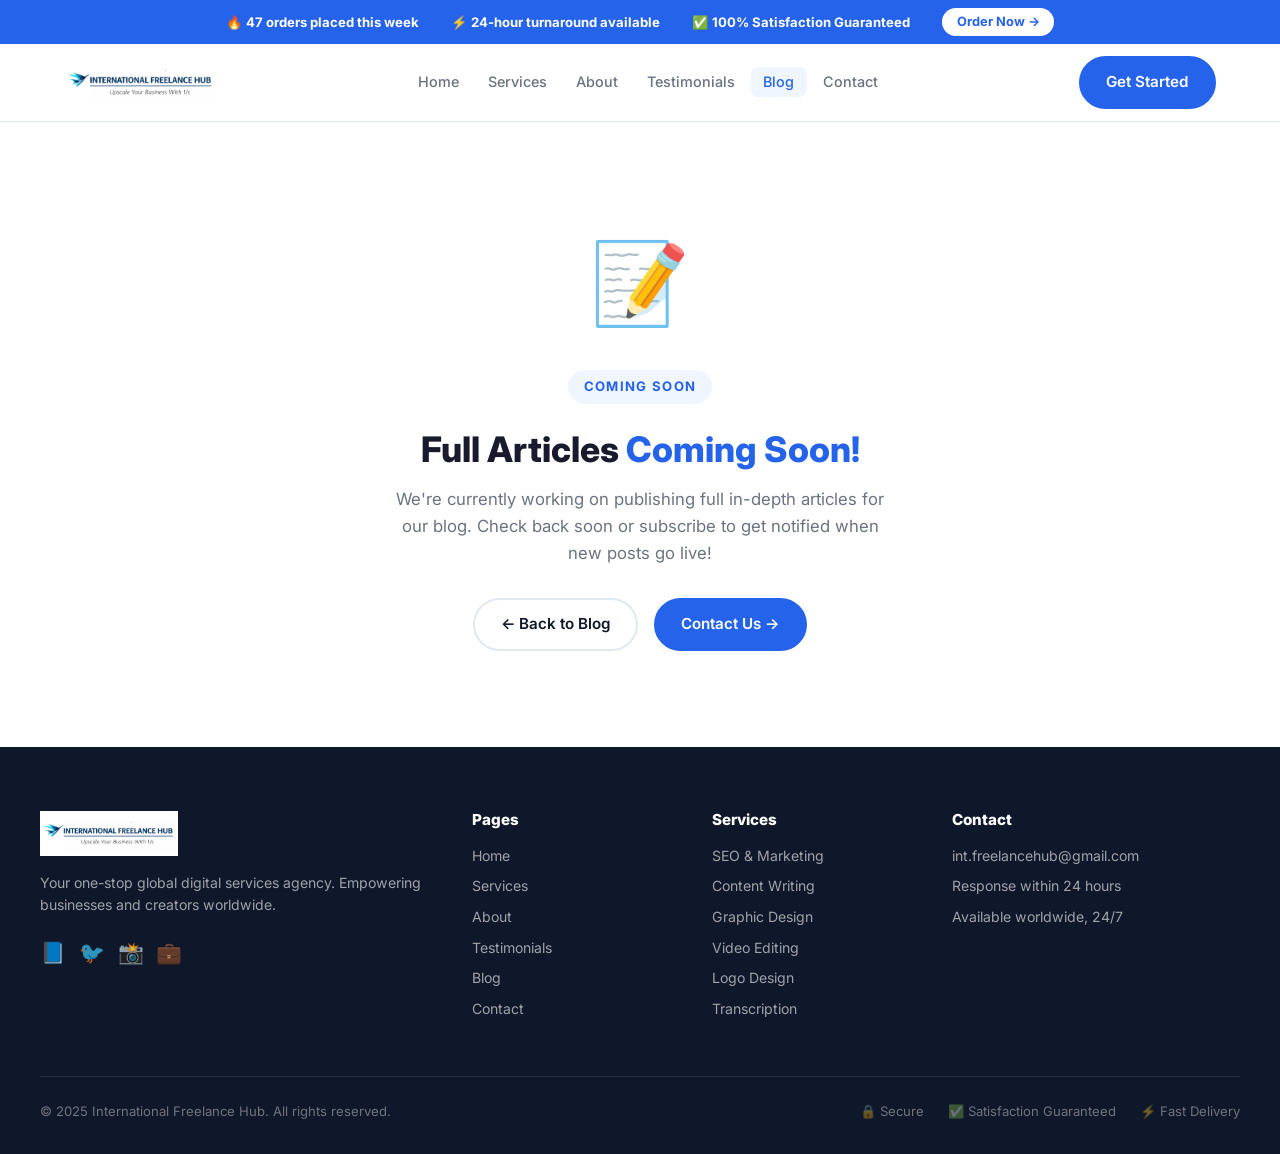
<file: blog-post.html>
<!DOCTYPE html>
<html lang="en">
<head>
<meta charset="UTF-8">
<meta name="viewport" content="width=device-width, initial-scale=1.0">
<title>Blog | International Freelance Hub</title>
<link rel="preconnect" href="https://fonts.googleapis.com">
<link href="https://fonts.googleapis.com/css2?family=Inter:wght@400;500;600;700;800;900&display=swap" rel="stylesheet">
<link rel="icon" type="image/png" href="logo.png">
<link rel="stylesheet" href="styles.css?v=7">
<style>
  .coming-soon-wrap {
    max-width: 700px; margin: 0 auto; padding: 6rem 1.5rem; text-align: center;
  }
  .coming-soon-icon { font-size: 5rem; margin-bottom: 1.5rem; }
  .coming-soon-wrap h1 { font-size: 2.2rem; margin-bottom: 1rem; }
  .coming-soon-wrap p { color: #6b7280; font-size: 1.05rem; margin-bottom: 2rem; max-width: 500px; margin-left: auto; margin-right: auto; }
  .coming-soon-badge { display: inline-block; background: #eff6ff; color: #2563eb; font-size: 0.82rem; font-weight: 700; padding: 0.4rem 1rem; border-radius: 50px; margin-bottom: 1.5rem; letter-spacing: 0.1em; }
</style>
</head>
<body>

<div class="topbar">
  <div class="topbar-inner">
    <span>🔥 <strong>47 orders placed this week</strong></span>
    <span>⚡ <strong>24-hour turnaround available</strong></span>
    <span>✅ <strong>100% Satisfaction Guaranteed</strong></span>
    <a href="contact.html" class="topbar-cta">Order Now →</a>
  </div>
</div>

<nav class="navbar">
  <div class="nav-inner">
    <a href="index.html" style="display:flex;align-items:center;">
      <img src="logo.png" alt="International Freelance Hub" style="height:50px;width:auto;max-width:240px;width:auto;display:block;object-fit:contain;border-radius:12px;">
    </a>
    <ul class="nav-links">
      <li><a href="index.html">Home</a></li>
      <li><a href="services.html">Services</a></li>
      <li><a href="about.html">About</a></li>
      <li><a href="testimonials.html">Testimonials</a></li>
      <li><a href="blog.html" class="active">Blog</a></li>
      <li><a href="contact.html">Contact</a></li>
    </ul>
    <a href="contact.html" class="btn-primary">Get Started</a>
    <button class="hamburger" onclick="toggleMenu()">☰</button>
  </div>
  <div class="mobile-menu" id="mobileMenu">
    <a href="index.html">Home</a><a href="services.html">Services</a><a href="about.html">About</a>
    <a href="testimonials.html">Testimonials</a><a href="blog.html">Blog</a><a href="contact.html">Contact</a>
    <a href="contact.html" class="btn-primary">Get Started</a>
  </div>
</nav>

<div class="coming-soon-wrap">
  <div class="coming-soon-icon">📝</div>
  <div class="coming-soon-badge">COMING SOON</div>
  <h1>Full Articles <span class="blue">Coming Soon!</span></h1>
  <p>We're currently working on publishing full in-depth articles for our blog. Check back soon or subscribe to get notified when new posts go live!</p>
  <div style="display:flex;gap:1rem;justify-content:center;flex-wrap:wrap;">
    <a href="blog.html" class="btn-outline">← Back to Blog</a>
    <a href="contact.html" class="btn-primary">Contact Us →</a>
  </div>
</div>

<footer class="footer">
  <div class="footer-inner">
    <div class="footer-brand">
      <div style="margin-bottom:1rem;"><img src="logo.png" alt="International Freelance Hub" style="height:45px;width:auto;display:block;object-fit:contain;"></div>
      <p>Your one-stop global digital services agency. Empowering businesses and creators worldwide.</p>
      <div class="footer-social"><a href="#">📘</a><a href="#">🐦</a><a href="#">📸</a><a href="#">💼</a></div>
    </div>
    <div class="footer-links"><h4>Pages</h4><a href="index.html">Home</a><a href="services.html">Services</a><a href="about.html">About</a><a href="testimonials.html">Testimonials</a><a href="blog.html">Blog</a><a href="contact.html">Contact</a></div>
    <div class="footer-links"><h4>Services</h4><a href="services.html">SEO & Marketing</a><a href="services.html">Content Writing</a><a href="services.html">Graphic Design</a><a href="services.html">Video Editing</a><a href="services.html">Logo Design</a><a href="services.html">Transcription</a></div>
    <div class="footer-links"><h4>Contact</h4><a href="mailto:int.freelancehub@gmail.com">int.freelancehub@gmail.com</a><a href="#">Response within 24 hours</a><a href="#">Available worldwide, 24/7</a></div>
  </div>
  <div class="footer-bottom"><p>© 2025 International Freelance Hub. All rights reserved.</p><div><span>🔒 Secure</span><span>✅ Satisfaction Guaranteed</span><span>⚡ Fast Delivery</span></div></div>
</footer>

<script>function toggleMenu(){document.getElementById('mobileMenu').classList.toggle('open');}</script>
</body>
</html>
</file>
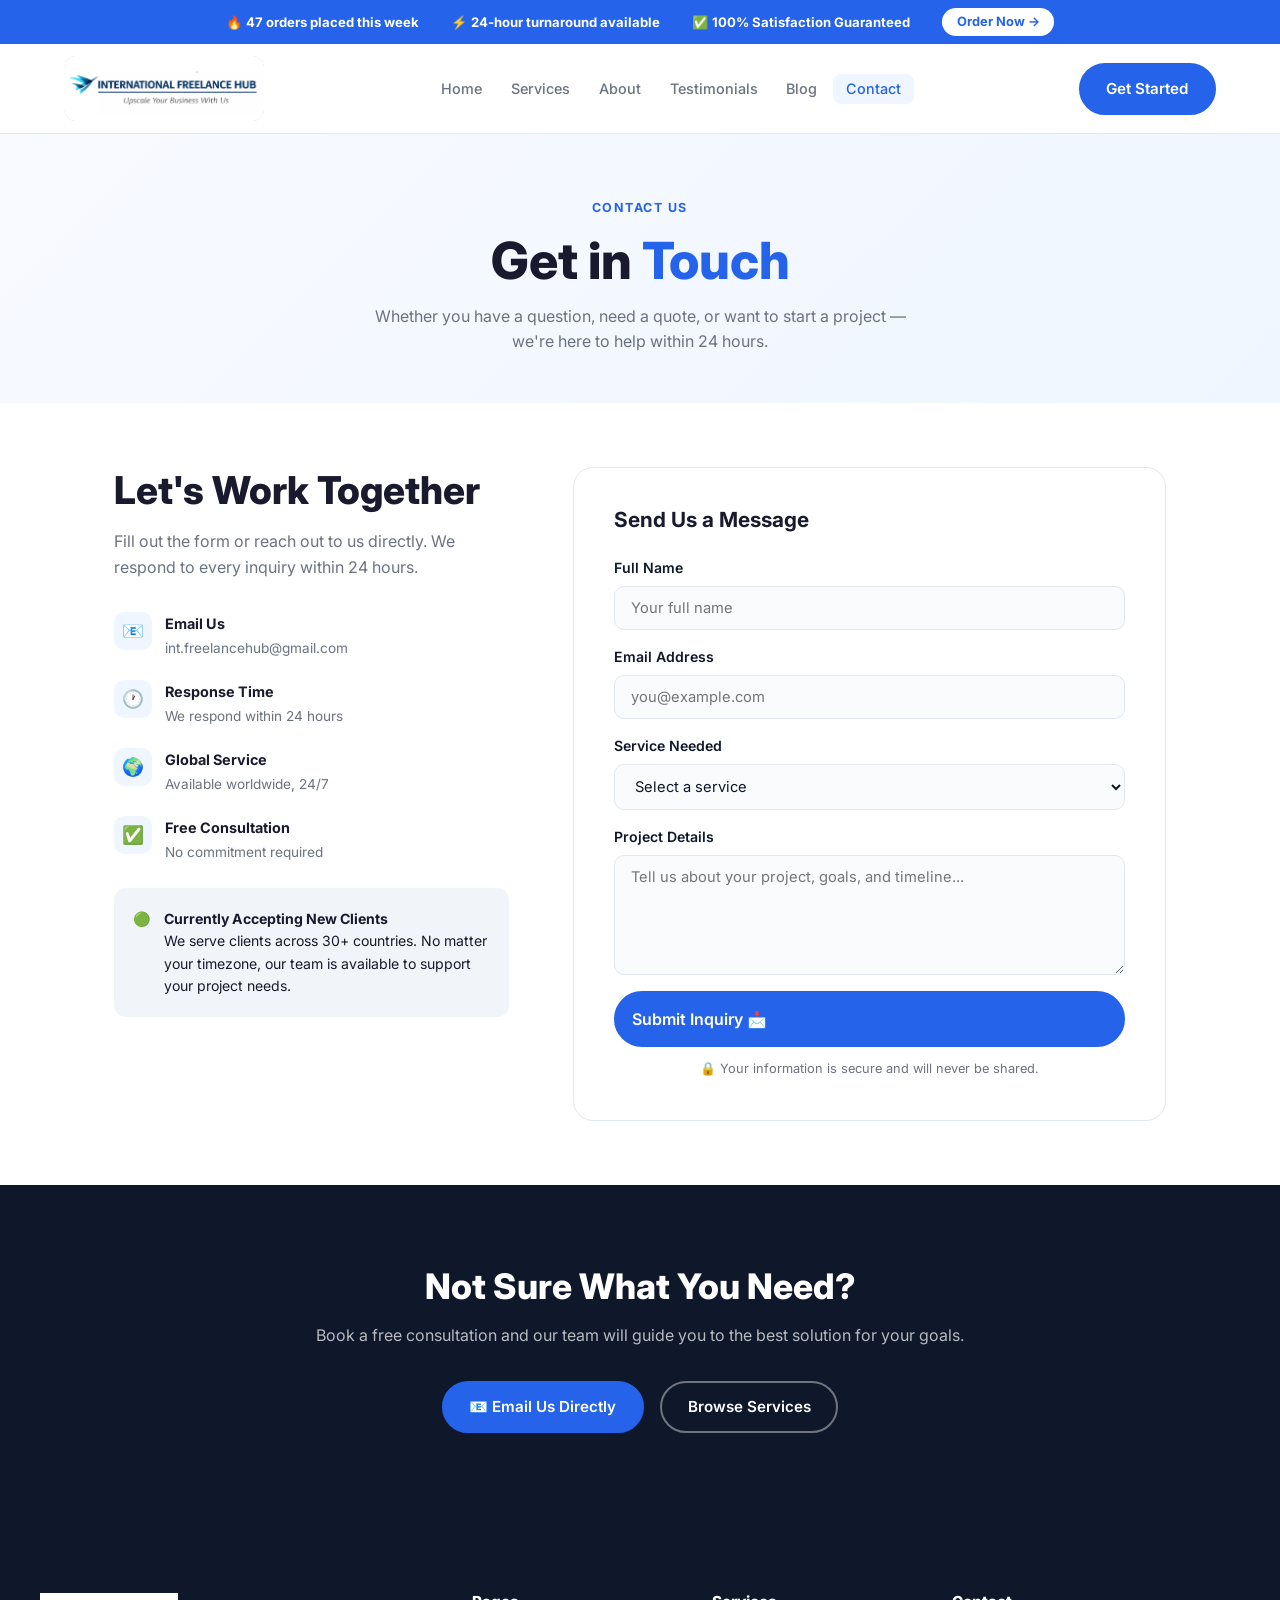
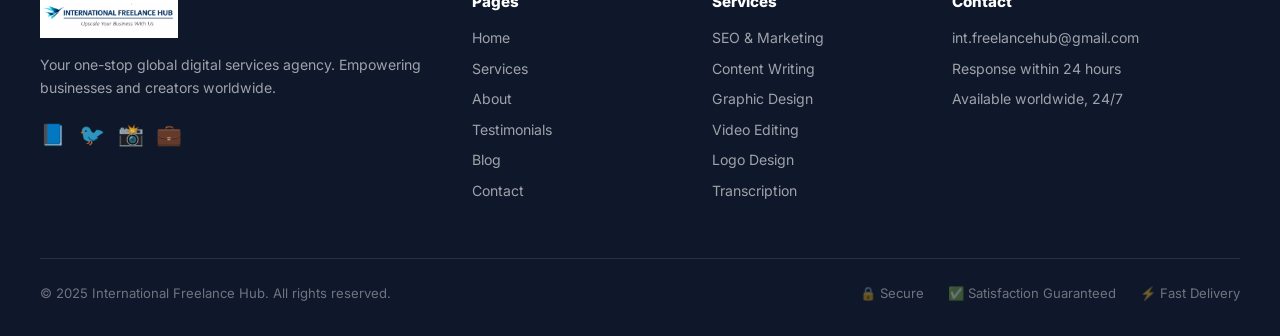
<file: contact.html>
<!DOCTYPE html>
<html lang="en">
<head>
<meta charset="UTF-8">
<meta name="viewport" content="width=device-width, initial-scale=1.0">
<title>Contact | International Freelance Hub</title>
<meta name="description" content="Get in touch with International Freelance Hub. We respond within 24 hours and serve clients worldwide.">
<link rel="preconnect" href="https://fonts.googleapis.com">
<link href="https://fonts.googleapis.com/css2?family=Inter:wght@400;500;600;700;800;900&display=swap" rel="stylesheet">
<link rel="icon" type="image/png" href="logo.png">
<link rel="stylesheet" href="styles.css?v=7">
</head>
<body>

<div class="topbar">
  <div class="topbar-inner">
    <span>🔥 <strong>47 orders placed this week</strong></span>
    <span>⚡ <strong>24-hour turnaround available</strong></span>
    <span>✅ <strong>100% Satisfaction Guaranteed</strong></span>
    <a href="contact.html" class="topbar-cta">Order Now →</a>
  </div>
</div>

<nav class="navbar">
  <div class="nav-inner">
    <a href="index.html" style="display:flex;align-items:center;">
      <img src="logo.png" alt="International Freelance Hub" style="height:65px;width:auto;max-width:255px;width:auto;display:block;object-fit:contain;border-radius:12px;background-color:#c8cce8;">
    </a>
    <ul class="nav-links">
      <li><a href="index.html">Home</a></li>
      <li><a href="services.html">Services</a></li>
      <li><a href="about.html">About</a></li>
      <li><a href="testimonials.html">Testimonials</a></li>
      <li><a href="blog.html">Blog</a></li>
      <li><a href="contact.html" class="active">Contact</a></li>
    </ul>
    <a href="contact.html" class="btn-primary">Get Started</a>
    <button class="hamburger" onclick="toggleMenu()">☰</button>
  </div>
  <div class="mobile-menu" id="mobileMenu">
    <a href="index.html">Home</a><a href="services.html">Services</a><a href="about.html">About</a>
    <a href="testimonials.html">Testimonials</a><a href="blog.html">Blog</a><a href="contact.html">Contact</a>
    <a href="contact.html" class="btn-primary">Get Started</a>
  </div>
</nav>

<section class="page-hero">
  <div class="section-label">CONTACT US</div>
  <h1>Get in <span class="blue">Touch</span></h1>
  <p>Whether you have a question, need a quote, or want to start a project — we're here to help within 24 hours.</p>
</section>

<!-- CONTACT SECTION - TWO COLUMN -->
<div class="contact-section">

  <!-- LEFT - INFO -->
  <div class="contact-info">
    <h2>Let's Work Together</h2>
    <p>Fill out the form or reach out to us directly. We respond to every inquiry within 24 hours.</p>

    <div class="contact-item">
      <div class="contact-item-icon">📧</div>
      <div>
        <strong>Email Us</strong>
        <span>int.freelancehub@gmail.com</span>
      </div>
    </div>

    <div class="contact-item">
      <div class="contact-item-icon">🕐</div>
      <div>
        <strong>Response Time</strong>
        <span>We respond within 24 hours</span>
      </div>
    </div>

    <div class="contact-item">
      <div class="contact-item-icon">🌍</div>
      <div>
        <strong>Global Service</strong>
        <span>Available worldwide, 24/7</span>
      </div>
    </div>

    <div class="contact-item">
      <div class="contact-item-icon">✅</div>
      <div>
        <strong>Free Consultation</strong>
        <span>No commitment required</span>
      </div>
    </div>

    <div class="global-reach-box">
      <span>🟢</span>
      <div>
        <strong>Currently Accepting New Clients</strong><br>
        We serve clients across 30+ countries. No matter your timezone, our team is available to support your project needs.
      </div>
    </div>
  </div>

  <!-- RIGHT - FORM -->
  <div class="contact-form">
    <h3 style="margin-bottom:1.5rem;font-size:1.3rem;font-family:'Inter',sans-serif;">Send Us a Message</h3>

    <form action="https://formspree.io/f/mkoeqywj" method="POST" onsubmit="showSuccess(event)">

      <div class="form-group">
        <label>Full Name</label>
        <input type="text" name="name" placeholder="Your full name" required>
      </div>

      <div class="form-group">
        <label>Email Address</label>
        <input type="email" name="email" placeholder="you@example.com" required>
      </div>

      <div class="form-group">
        <label>Service Needed</label>
        <select name="service" required>
          <option value="">Select a service</option>
          <option>SEO Optimization</option>
          <option>Content Writing</option>
          <option>Copywriting</option>
          <option>Blog Writing</option>
          <option>Social Media Marketing</option>
          <option>Email Marketing</option>
          <option>PPC Advertising</option>
          <option>Graphic Design</option>
          <option>Logo Design</option>
          <option>Brand Identity</option>
          <option>Video Editing</option>
          <option>Transcription</option>
          <option>Voice Over</option>
          <option>Virtual Assistant</option>
          <option>Data Entry</option>
          <option>Market Research</option>
          <option>Translation</option>
          <option>Other</option>
        </select>
      </div>

      <div class="form-group">
        <label>Project Details</label>
        <textarea name="message" rows="5" placeholder="Tell us about your project, goals, and timeline..." required></textarea>
      </div>

      <button type="submit" class="btn-primary form-submit">Submit Inquiry 📩</button>
      <p class="form-secure">🔒 Your information is secure and will never be shared.</p>

    </form>

    <div id="successMsg" style="display:none;margin-top:1.5rem;background:#f0fdf4;border:1px solid #86efac;border-radius:12px;padding:1.2rem;text-align:center;">
      <div style="font-size:2rem;">✅</div>
      <strong style="color:#15803d;">Message Sent Successfully!</strong><br>
      <span style="color:#6b7280;font-size:0.9rem;">We'll get back to you within 24 hours.</span>
    </div>
  </div>

</div>

<section class="cta-banner">
  <h2>Not Sure What You Need?</h2>
  <p>Book a free consultation and our team will guide you to the best solution for your goals.</p>
  <div class="cta-btns">
    <a href="mailto:int.freelancehub@gmail.com" class="btn-primary">📧 Email Us Directly</a>
    <a href="services.html" class="btn-outline-white">Browse Services</a>
  </div>
</section>

<footer class="footer">
  <div class="footer-inner">
    <div class="footer-brand">
      <div style="margin-bottom:1rem;"><img src="logo.png" alt="International Freelance Hub" style="height:45px;width:auto;display:block;object-fit:contain;"></div>
      <p>Your one-stop global digital services agency. Empowering businesses and creators worldwide.</p>
      <div class="footer-social"><a href="#">📘</a><a href="#">🐦</a><a href="#">📸</a><a href="#">💼</a></div>
    </div>
    <div class="footer-links"><h4>Pages</h4><a href="index.html">Home</a><a href="services.html">Services</a><a href="about.html">About</a><a href="testimonials.html">Testimonials</a><a href="blog.html">Blog</a><a href="contact.html">Contact</a></div>
    <div class="footer-links"><h4>Services</h4><a href="services.html">SEO & Marketing</a><a href="services.html">Content Writing</a><a href="services.html">Graphic Design</a><a href="services.html">Video Editing</a><a href="services.html">Logo Design</a><a href="services.html">Transcription</a></div>
    <div class="footer-links"><h4>Contact</h4><a href="mailto:int.freelancehub@gmail.com">int.freelancehub@gmail.com</a><a href="#">Response within 24 hours</a><a href="#">Available worldwide, 24/7</a></div>
  </div>
  <div class="footer-bottom"><p>© 2025 International Freelance Hub. All rights reserved.</p><div><span>🔒 Secure</span><span>✅ Satisfaction Guaranteed</span><span>⚡ Fast Delivery</span></div></div>
</footer>

<script>
function toggleMenu(){document.getElementById('mobileMenu').classList.toggle('open');}
function showSuccess(e){
  e.preventDefault();
  const form = e.target;
  fetch(form.action, {
    method: 'POST',
    body: new FormData(form),
    headers: { 'Accept': 'application/json' }
  }).then(response => {
    if(response.ok){
      document.getElementById('successMsg').style.display = 'block';
      form.reset();
      document.getElementById('successMsg').scrollIntoView({behavior:'smooth'});
    } else {
      alert('Something went wrong. Please email us directly at int.freelancehub@gmail.com');
    }
  }).catch(() => {
    alert('Something went wrong. Please email us directly at int.freelancehub@gmail.com');
  });
}
</script>
</body>
</html>
</file>
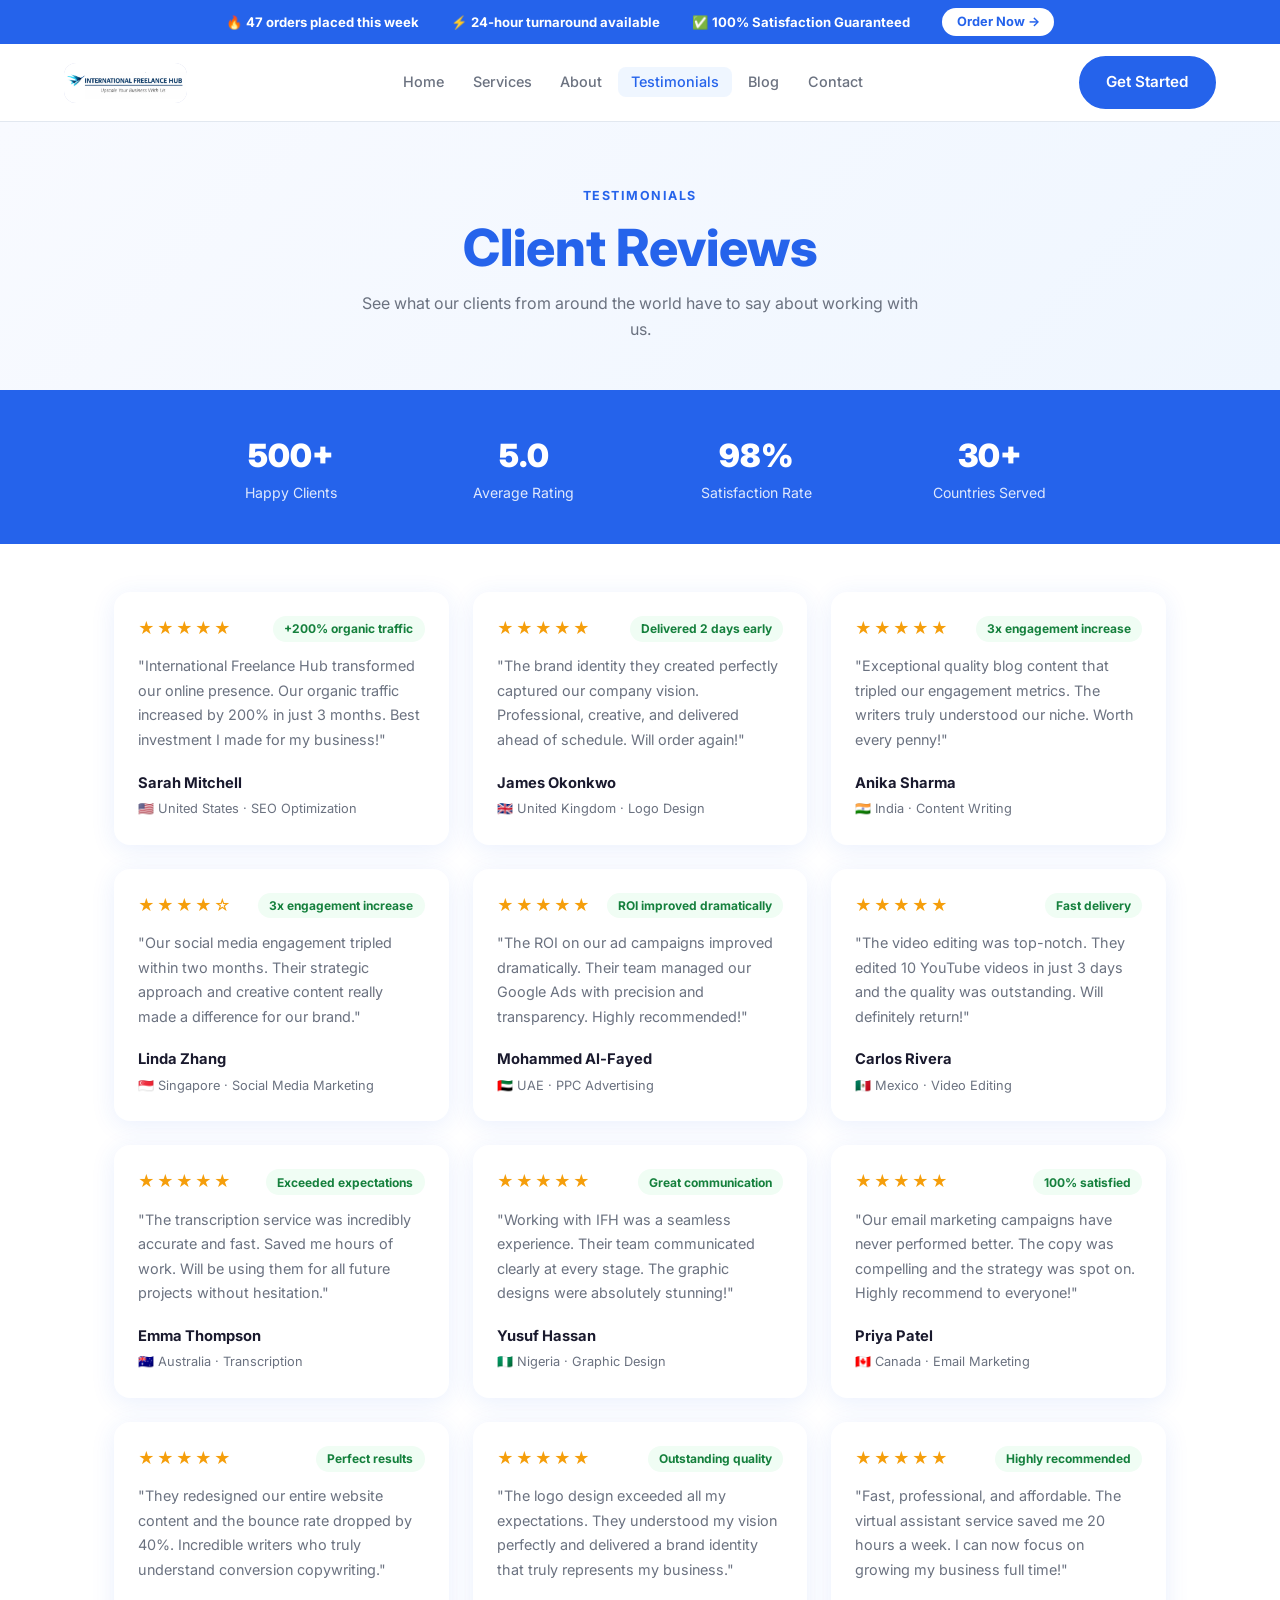
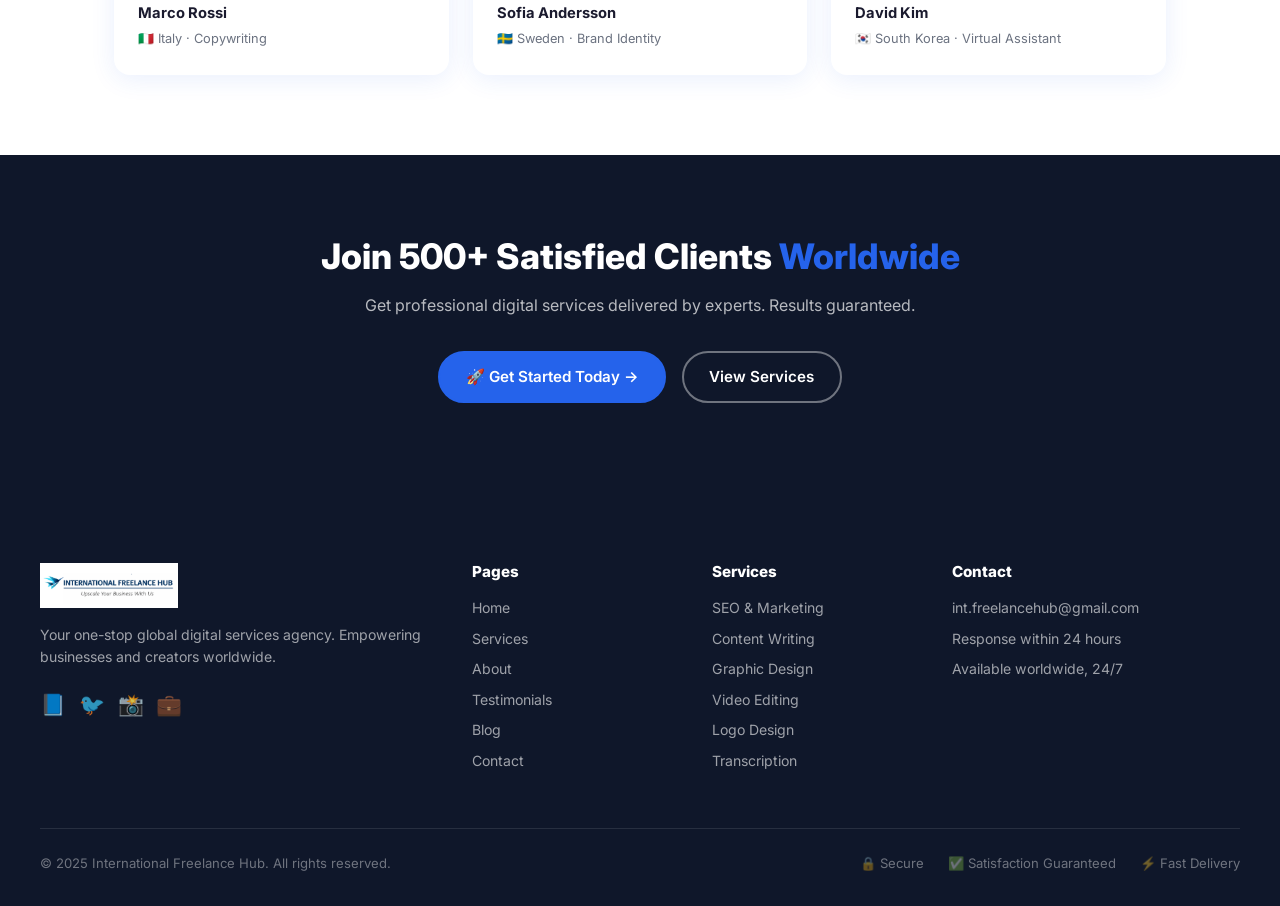
<file: testimonials.html>
<!DOCTYPE html>
<html lang="en">
<head>
<meta charset="UTF-8">
<meta name="viewport" content="width=device-width, initial-scale=1.0">
<title>Testimonials | International Freelance Hub</title>
<meta name="description" content="See what our clients from around the world have to say about International Freelance Hub digital services.">
<link rel="preconnect" href="https://fonts.googleapis.com">
<link href="https://fonts.googleapis.com/css2?family=Inter:wght@400;500;600;700;800;900&display=swap" rel="stylesheet">
<link rel="icon" type="image/png" href="logo.png">
<link rel="stylesheet" href="styles.css?v=7">
</head>
<body>

<div class="topbar">
  <div class="topbar-inner">
    <span>🔥 <strong>47 orders placed this week</strong></span>
    <span>⚡ <strong>24-hour turnaround available</strong></span>
    <span>✅ <strong>100% Satisfaction Guaranteed</strong></span>
    <a href="contact.html" class="topbar-cta">Order Now →</a>
  </div>
</div>

<nav class="navbar">
  <div class="nav-inner">
    <a href="index.html" style="display:flex;align-items:center;">
      <img src="logo.png" alt="International Freelance Hub" style="height:40px;width:auto;max-width:200px;width:auto;display:block;object-fit:contain;border-radius:12px;background-color:#c8cce8;">
    </a>
    <ul class="nav-links">
      <li><a href="index.html">Home</a></li>
      <li><a href="services.html">Services</a></li>
      <li><a href="about.html">About</a></li>
      <li><a href="testimonials.html" class="active">Testimonials</a></li>
      <li><a href="blog.html">Blog</a></li>
      <li><a href="contact.html">Contact</a></li>
    </ul>
    <a href="contact.html" class="btn-primary">Get Started</a>
    <button class="hamburger" onclick="toggleMenu()">☰</button>
  </div>
  <div class="mobile-menu" id="mobileMenu">
    <a href="index.html">Home</a><a href="services.html">Services</a><a href="about.html">About</a>
    <a href="testimonials.html">Testimonials</a><a href="blog.html">Blog</a><a href="contact.html">Contact</a>
    <a href="contact.html" class="btn-primary">Get Started</a>
  </div>
</nav>

<section class="page-hero">
  <div class="section-label">TESTIMONIALS</div>
  <h1><span class="blue">Client Reviews</span></h1>
  <p>See what our clients from around the world have to say about working with us.</p>
</section>

<!-- STATS BAR -->
<div style="background:#2563eb;padding:2.5rem 1.5rem;">
  <div style="max-width:900px;margin:0 auto;display:grid;grid-template-columns:repeat(4,1fr);gap:2rem;text-align:center;color:#fff;">
    <div><div style="font-size:2rem;font-weight:900;">500+</div><div style="font-size:0.88rem;opacity:0.85;">Happy Clients</div></div>
    <div><div style="font-size:2rem;font-weight:900;">5.0</div><div style="font-size:0.88rem;opacity:0.85;">Average Rating</div></div>
    <div><div style="font-size:2rem;font-weight:900;">98%</div><div style="font-size:0.88rem;opacity:0.85;">Satisfaction Rate</div></div>
    <div><div style="font-size:2rem;font-weight:900;">30+</div><div style="font-size:0.88rem;opacity:0.85;">Countries Served</div></div>
  </div>
</div>

<div class="testimonials-full">
  <div class="testi-full-grid">

    <div class="testi-card">
      <div class="testi-top"><div class="stars-row">★★★★★</div><span class="testi-tag green">+200% organic traffic</span></div>
      <p>"International Freelance Hub transformed our online presence. Our organic traffic increased by 200% in just 3 months. Best investment I made for my business!"</p>
      <div class="testi-author"><strong>Sarah Mitchell</strong><span>🇺🇸 United States · SEO Optimization</span></div>
    </div>

    <div class="testi-card">
      <div class="testi-top"><div class="stars-row">★★★★★</div><span class="testi-tag green">Delivered 2 days early</span></div>
      <p>"The brand identity they created perfectly captured our company vision. Professional, creative, and delivered ahead of schedule. Will order again!"</p>
      <div class="testi-author"><strong>James Okonkwo</strong><span>🇬🇧 United Kingdom · Logo Design</span></div>
    </div>

    <div class="testi-card">
      <div class="testi-top"><div class="stars-row">★★★★★</div><span class="testi-tag green">3x engagement increase</span></div>
      <p>"Exceptional quality blog content that tripled our engagement metrics. The writers truly understood our niche. Worth every penny!"</p>
      <div class="testi-author"><strong>Anika Sharma</strong><span>🇮🇳 India · Content Writing</span></div>
    </div>

    <div class="testi-card">
      <div class="testi-top"><div class="stars-row">★★★★☆</div><span class="testi-tag green">3x engagement increase</span></div>
      <p>"Our social media engagement tripled within two months. Their strategic approach and creative content really made a difference for our brand."</p>
      <div class="testi-author"><strong>Linda Zhang</strong><span>🇸🇬 Singapore · Social Media Marketing</span></div>
    </div>

    <div class="testi-card">
      <div class="testi-top"><div class="stars-row">★★★★★</div><span class="testi-tag green">ROI improved dramatically</span></div>
      <p>"The ROI on our ad campaigns improved dramatically. Their team managed our Google Ads with precision and transparency. Highly recommended!"</p>
      <div class="testi-author"><strong>Mohammed Al-Fayed</strong><span>🇦🇪 UAE · PPC Advertising</span></div>
    </div>

    <div class="testi-card">
      <div class="testi-top"><div class="stars-row">★★★★★</div><span class="testi-tag green">Fast delivery</span></div>
      <p>"The video editing was top-notch. They edited 10 YouTube videos in just 3 days and the quality was outstanding. Will definitely return!"</p>
      <div class="testi-author"><strong>Carlos Rivera</strong><span>🇲🇽 Mexico · Video Editing</span></div>
    </div>

    <div class="testi-card">
      <div class="testi-top"><div class="stars-row">★★★★★</div><span class="testi-tag green">Exceeded expectations</span></div>
      <p>"The transcription service was incredibly accurate and fast. Saved me hours of work. Will be using them for all future projects without hesitation."</p>
      <div class="testi-author"><strong>Emma Thompson</strong><span>🇦🇺 Australia · Transcription</span></div>
    </div>

    <div class="testi-card">
      <div class="testi-top"><div class="stars-row">★★★★★</div><span class="testi-tag green">Great communication</span></div>
      <p>"Working with IFH was a seamless experience. Their team communicated clearly at every stage. The graphic designs were absolutely stunning!"</p>
      <div class="testi-author"><strong>Yusuf Hassan</strong><span>🇳🇬 Nigeria · Graphic Design</span></div>
    </div>

    <div class="testi-card">
      <div class="testi-top"><div class="stars-row">★★★★★</div><span class="testi-tag green">100% satisfied</span></div>
      <p>"Our email marketing campaigns have never performed better. The copy was compelling and the strategy was spot on. Highly recommend to everyone!"</p>
      <div class="testi-author"><strong>Priya Patel</strong><span>🇨🇦 Canada · Email Marketing</span></div>
    </div>

    <div class="testi-card">
      <div class="testi-top"><div class="stars-row">★★★★★</div><span class="testi-tag green">Perfect results</span></div>
      <p>"They redesigned our entire website content and the bounce rate dropped by 40%. Incredible writers who truly understand conversion copywriting."</p>
      <div class="testi-author"><strong>Marco Rossi</strong><span>🇮🇹 Italy · Copywriting</span></div>
    </div>

    <div class="testi-card">
      <div class="testi-top"><div class="stars-row">★★★★★</div><span class="testi-tag green">Outstanding quality</span></div>
      <p>"The logo design exceeded all my expectations. They understood my vision perfectly and delivered a brand identity that truly represents my business."</p>
      <div class="testi-author"><strong>Sofia Andersson</strong><span>🇸🇪 Sweden · Brand Identity</span></div>
    </div>

    <div class="testi-card">
      <div class="testi-top"><div class="stars-row">★★★★★</div><span class="testi-tag green">Highly recommended</span></div>
      <p>"Fast, professional, and affordable. The virtual assistant service saved me 20 hours a week. I can now focus on growing my business full time!"</p>
      <div class="testi-author"><strong>David Kim</strong><span>🇰🇷 South Korea · Virtual Assistant</span></div>
    </div>

  </div>
</div>

<section class="cta-banner">
  <h2>Join 500+ Satisfied Clients <span class="blue">Worldwide</span></h2>
  <p>Get professional digital services delivered by experts. Results guaranteed.</p>
  <div class="cta-btns">
    <a href="contact.html" class="btn-primary">🚀 Get Started Today →</a>
    <a href="services.html" class="btn-outline-white">View Services</a>
  </div>
</section>

<footer class="footer">
  <div class="footer-inner">
    <div class="footer-brand">
      <div style="margin-bottom:1rem;"><img src="logo.png" alt="International Freelance Hub" style="height:45px;width:auto;display:block;object-fit:contain;"></div>
      <p>Your one-stop global digital services agency. Empowering businesses and creators worldwide.</p>
      <div class="footer-social"><a href="#">📘</a><a href="#">🐦</a><a href="#">📸</a><a href="#">💼</a></div>
    </div>
    <div class="footer-links"><h4>Pages</h4><a href="index.html">Home</a><a href="services.html">Services</a><a href="about.html">About</a><a href="testimonials.html">Testimonials</a><a href="blog.html">Blog</a><a href="contact.html">Contact</a></div>
    <div class="footer-links"><h4>Services</h4><a href="services.html">SEO & Marketing</a><a href="services.html">Content Writing</a><a href="services.html">Graphic Design</a><a href="services.html">Video Editing</a><a href="services.html">Logo Design</a><a href="services.html">Transcription</a></div>
    <div class="footer-links"><h4>Contact</h4><a href="mailto:int.freelancehub@gmail.com">int.freelancehub@gmail.com</a><a href="#">Response within 24 hours</a><a href="#">Available worldwide, 24/7</a></div>
  </div>
  <div class="footer-bottom"><p>© 2025 International Freelance Hub. All rights reserved.</p><div><span>🔒 Secure</span><span>✅ Satisfaction Guaranteed</span><span>⚡ Fast Delivery</span></div></div>
</footer>

<script>function toggleMenu(){document.getElementById('mobileMenu').classList.toggle('open');}</script>
</body>
</html>
</file>
<file: styles.css>
*, *::before, *::after { box-sizing: border-box; margin: 0; padding: 0; }
html { scroll-behavior: smooth; }
body { font-family: 'Inter', sans-serif; background: #fff; color: #1a1a2e; line-height: 1.6; }
a { text-decoration: none; color: inherit; }
img { width: 100%; display: block; object-fit: cover; }
:root {
  --blue: #2563eb; --blue-dark: #1d4ed8; --blue-light: #eff6ff;
  --grey: #6b7280; --grey-light: #f1f5f9; --dark: #0f172a;
  --white: #ffffff; --border: #e2e8f0; --shadow: 0 4px 24px rgba(37,99,235,0.10);
}

/* ===== TYPOGRAPHY - FIXED SIZES ===== */
h1, h2, h3, h4 { font-family: 'Inter', sans-serif; font-weight: 800; line-height: 1.2; }
h1 { font-size: 3.2rem; }
h2 { font-size: 2.4rem; }
h3 { font-size: 1.1rem; font-weight: 700; }
.blue { color: var(--blue); }
.section-label { font-size: 0.78rem; font-weight: 700; letter-spacing: 0.12em; color: var(--blue); margin-bottom: 0.7rem; }
.section-sub { color: var(--grey); max-width: 560px; margin: 0.8rem auto 0; text-align: center; }

/* ===== LOGO ===== */
.logo-img { height: 55px; width: auto; object-fit: contain; display: block; }
.logo-img-footer { height: 45px; width: auto; object-fit: contain; filter: brightness(0) invert(1); }

/* ===== BUTTONS ===== */
.btn-primary { display: inline-flex; align-items: center; gap: 0.4rem; background: var(--blue); color: #fff; padding: 0.75rem 1.6rem; border-radius: 50px; font-weight: 600; font-size: 0.95rem; transition: all 0.2s; border: 2px solid var(--blue); cursor: pointer; font-family: 'Inter', sans-serif; }
.btn-primary:hover { background: var(--blue-dark); transform: translateY(-2px); box-shadow: 0 8px 24px rgba(37,99,235,0.3); }
.btn-primary.small { padding: 0.55rem 1.2rem; font-size: 0.88rem; width: 100%; justify-content: center; }
.btn-outline { display: inline-flex; align-items: center; gap: 0.4rem; background: transparent; color: var(--dark); padding: 0.75rem 1.6rem; border-radius: 50px; font-weight: 600; font-size: 0.95rem; border: 2px solid var(--border); transition: all 0.2s; }
.btn-outline:hover { border-color: var(--blue); color: var(--blue); }
.btn-outline-white { display: inline-flex; align-items: center; background: transparent; color: #fff; padding: 0.75rem 1.6rem; border-radius: 50px; font-weight: 600; font-size: 0.95rem; border: 2px solid rgba(255,255,255,0.4); transition: all 0.2s; }
.btn-outline-white:hover { background: rgba(255,255,255,0.1); }

/* ===== TOPBAR ===== */
.topbar { background: var(--blue); color: #fff; font-size: 0.82rem; padding: 0.5rem 1rem; }
.topbar-inner { max-width: 1200px; margin: 0 auto; display: flex; align-items: center; justify-content: center; gap: 2rem; flex-wrap: wrap; }
.topbar-cta { background: #fff; color: var(--blue); padding: 0.25rem 0.9rem; border-radius: 50px; font-weight: 700; font-size: 0.8rem; }

/* ===== NAVBAR ===== */
.navbar { position: sticky; top: 0; z-index: 100; background: rgba(255,255,255,0.97); backdrop-filter: blur(12px); border-bottom: 1px solid var(--border); }
.nav-inner { max-width: 1200px; margin: 0 auto; display: flex; align-items: center; justify-content: space-between; padding: 0.75rem 1.5rem; gap: 1.5rem; }
.logo { display: flex; align-items: center; }
.nav-links { display: flex; list-style: none; gap: 0.2rem; align-items: center; }
.nav-links a { padding: 0.4rem 0.8rem; border-radius: 8px; font-weight: 500; font-size: 0.9rem; color: var(--grey); transition: all 0.2s; }
.nav-links a:hover, .nav-links a.active { color: var(--blue); background: var(--blue-light); }
.hamburger { display: none; background: none; border: none; font-size: 1.4rem; cursor: pointer; }
.mobile-menu { display: none; flex-direction: column; gap: 0.5rem; padding: 1rem 1.5rem; border-top: 1px solid var(--border); background: #fff; }
.mobile-menu a { padding: 0.6rem; border-radius: 8px; font-weight: 500; color: var(--dark); }
.mobile-menu.open { display: flex; }

/* ===== HERO ===== */
.hero { background: linear-gradient(135deg, #f8faff 0%, #eff6ff 100%); padding: 4rem 1.5rem 3rem; }
.hero-inner { max-width: 1200px; margin: 0 auto; display: grid; grid-template-columns: 1fr 1fr; gap: 4rem; align-items: center; }
.badge { display: inline-flex; align-items: center; gap: 0.5rem; background: var(--blue-light); color: var(--blue); font-size: 0.78rem; font-weight: 700; letter-spacing: 0.12em; padding: 0.4rem 1rem; border-radius: 50px; margin-bottom: 1rem; }
.hero h1 { font-size: 2.4rem; line-height: 1.25; margin-bottom: 1rem; color: var(--dark); }
.hero p { color: var(--grey); font-size: 1rem; max-width: 460px; margin-bottom: 1.5rem; }
.hero-btns { display: flex; gap: 1rem; flex-wrap: wrap; margin-bottom: 1.5rem; }
.popular-tags { margin-top: 0.5rem; }
.tag-label { font-size: 0.72rem; font-weight: 700; letter-spacing: 0.12em; color: var(--grey); display: block; margin-bottom: 0.6rem; }
.tags { display: flex; flex-wrap: wrap; gap: 0.5rem; }
.tag { background: #fff; border: 1px solid var(--border); color: var(--dark); font-size: 0.82rem; padding: 0.3rem 0.8rem; border-radius: 50px; font-weight: 500; }
.hero-img-wrap { position: relative; }
.hero-img-wrap img { border-radius: 16px; height: 360px; box-shadow: var(--shadow); }
.hero-badge-rating { position: absolute; top: 1rem; right: -1rem; background: #fff; border-radius: 12px; padding: 0.6rem 1rem; display: flex; align-items: center; gap: 0.5rem; box-shadow: 0 4px 20px rgba(0,0,0,0.12); font-size: 0.82rem; }
.stars { color: #f59e0b; font-size: 1rem; }
.hero-badge-projects { position: absolute; bottom: 1rem; left: -1rem; background: #fff; border-radius: 12px; padding: 0.6rem 1rem; display: flex; align-items: center; gap: 0.6rem; box-shadow: 0 4px 20px rgba(0,0,0,0.12); font-size: 0.82rem; }
.check { background: var(--blue-light); color: var(--blue); border-radius: 50%; width: 22px; height: 22px; display: flex; align-items: center; justify-content: center; font-size: 0.7rem; }

/* ===== TRUSTED ===== */
.trusted { padding: 2.5rem 1.5rem; border-bottom: 1px solid var(--border); border-top: 1px solid var(--border); overflow: hidden; }
.trusted-label { text-align: center; font-size: 0.75rem; font-weight: 700; letter-spacing: 0.15em; color: var(--grey); margin-bottom: 1.2rem; }
.marquee-wrap { overflow: hidden; }
.marquee { display: flex; gap: 3rem; width: max-content; animation: scroll 20s linear infinite; }
.marquee span { font-size: 0.85rem; font-weight: 700; letter-spacing: 0.1em; color: #c0cce0; white-space: nowrap; }
@keyframes scroll { 0% { transform: translateX(0); } 100% { transform: translateX(-50%); } }

/* ===== STATS ===== */
.stats { padding: 4rem 1.5rem; background: var(--grey-light); }
.stats-grid { max-width: 1100px; margin: 0 auto; display: grid; grid-template-columns: repeat(4,1fr); gap: 1.5rem; }
.stat-card { background: #fff; border-radius: 16px; padding: 2rem; text-align: center; box-shadow: var(--shadow); }
.stat-icon { font-size: 2rem; margin-bottom: 0.7rem; }
.stat-num { font-family: 'Inter', sans-serif; font-size: 2.2rem; font-weight: 800; }
.stat-title { font-weight: 700; margin: 0.3rem 0 0.2rem; font-size: 0.95rem; }
.stat-sub { color: var(--grey); font-size: 0.82rem; }

/* ===== SERVICES PREVIEW ===== */
.services-preview { padding: 5rem 1.5rem; max-width: 1200px; margin: 0 auto; text-align: center; }
.services-grid { display: grid; grid-template-columns: repeat(3,1fr); gap: 1.5rem; margin-top: 2.5rem; text-align: left; }
.service-card { background: #fff; border: 1px solid var(--border); border-radius: 16px; overflow: hidden; transition: all 0.25s; }
.service-card:hover { transform: translateY(-5px); box-shadow: var(--shadow); border-color: var(--blue); }
.service-card img { height: 180px; }
.service-card-body { padding: 1.3rem; }
.service-icon { font-size: 1.4rem; background: var(--blue-light); width: 42px; height: 42px; display: flex; align-items: center; justify-content: center; border-radius: 10px; margin-bottom: 0.8rem; }
.service-card-body h3 { margin-bottom: 0.4rem; }
.service-card-body p { color: var(--grey); font-size: 0.88rem; margin-bottom: 1rem; }

/* ===== WHY CHOOSE US ===== */
.why-section { padding: 5rem 1.5rem; background: var(--grey-light); }
.why-inner { max-width: 1200px; margin: 0 auto; display: grid; grid-template-columns: 1fr 1fr; gap: 4rem; align-items: start; }
.why-left h2 { margin-bottom: 1rem; }
.why-left p { color: var(--grey); margin-bottom: 1.5rem; }
.did-you-know { background: #fff; border-radius: 12px; padding: 1.2rem; display: flex; gap: 0.8rem; font-size: 0.9rem; }
.link-blue { color: var(--blue); font-weight: 600; }
.why-grid { display: grid; grid-template-columns: 1fr 1fr; gap: 1.2rem; }
.why-item { background: #fff; border-radius: 12px; padding: 1.2rem; display: flex; gap: 0.8rem; align-items: flex-start; }
.why-icon { font-size: 1.2rem; background: var(--blue-light); width: 38px; height: 38px; border-radius: 8px; display: flex; align-items: center; justify-content: center; flex-shrink: 0; }
.why-item strong { display: block; margin-bottom: 0.2rem; font-size: 0.92rem; }
.why-item p { color: var(--grey); font-size: 0.82rem; margin: 0; }

/* ===== HOW IT WORKS ===== */
.how-it-works { padding: 5rem 1.5rem; max-width: 1200px; margin: 0 auto; text-align: center; }
.process-badge { display: inline-flex; align-items: center; gap: 0.4rem; background: #f0fdf4; color: #15803d; border-radius: 50px; padding: 0.4rem 1rem; font-size: 0.82rem; font-weight: 600; margin: 1.2rem 0 2rem; }
.steps-grid { display: grid; grid-template-columns: repeat(3,1fr); gap: 1.5rem; text-align: left; }
.step-card { background: var(--grey-light); border-radius: 16px; overflow: hidden; position: relative; }
.step-badge { position: absolute; top: 1rem; left: 1rem; background: var(--blue); color: #fff; font-size: 0.75rem; font-weight: 700; padding: 0.25rem 0.7rem; border-radius: 50px; z-index: 1; }
.step-card img { height: 180px; }
.step-icon { font-size: 1.4rem; background: var(--blue-light); width: 40px; height: 40px; display: flex; align-items: center; justify-content: center; border-radius: 10px; margin: 1.2rem 1.2rem 0.8rem; }
.step-card h3 { padding: 0 1.2rem; margin-bottom: 0.5rem; }
.step-card p { padding: 0 1.2rem 1.5rem; color: var(--grey); font-size: 0.88rem; }

/* ===== TESTIMONIALS ===== */
.testimonials-preview { padding: 5rem 1.5rem; background: var(--grey-light); text-align: center; }
.testi-grid { max-width: 1100px; margin: 2.5rem auto 0; display: grid; grid-template-columns: repeat(3,1fr); gap: 1.5rem; text-align: left; }
.testi-card { background: #fff; border-radius: 16px; padding: 1.5rem; box-shadow: var(--shadow); }
.testi-top { display: flex; align-items: center; justify-content: space-between; margin-bottom: 0.8rem; flex-wrap: wrap; gap: 0.5rem; }
.stars-row { color: #f59e0b; font-size: 1rem; letter-spacing: 2px; }
.testi-tag { font-size: 0.75rem; font-weight: 700; padding: 0.2rem 0.7rem; border-radius: 50px; }
.testi-tag.green { background: #f0fdf4; color: #15803d; }
.testi-card p { color: var(--grey); font-size: 0.9rem; margin-bottom: 1.2rem; line-height: 1.7; }
.testi-author strong { display: block; font-size: 0.92rem; }
.testi-author span { color: var(--grey); font-size: 0.8rem; }

/* ===== CTA BANNER ===== */
.cta-banner { background: var(--dark); color: #fff; padding: 5rem 1.5rem; text-align: center; }
.cta-badges { display: flex; justify-content: center; gap: 1.5rem; flex-wrap: wrap; margin-bottom: 2rem; }
.cta-badges span { background: rgba(255,255,255,0.1); border-radius: 50px; padding: 0.4rem 1rem; font-size: 0.82rem; font-weight: 600; }
.cta-banner h2 { font-size: 2.2rem; margin-bottom: 1rem; }
.cta-banner p { color: rgba(255,255,255,0.7); margin-bottom: 2rem; font-size: 1rem; }
.cta-btns { display: flex; justify-content: center; gap: 1rem; flex-wrap: wrap; margin-bottom: 1rem; }
.cta-banner small { color: rgba(255,255,255,0.4); font-size: 0.8rem; }

/* ===== FOOTER ===== */
.footer { background: var(--dark); color: rgba(255,255,255,0.8); padding: 4rem 1.5rem 2rem; }
.footer-inner { max-width: 1200px; margin: 0 auto; display: grid; grid-template-columns: 2fr 1fr 1fr 1.5fr; gap: 3rem; margin-bottom: 3rem; }
.footer-brand p { font-size: 0.88rem; color: rgba(255,255,255,0.6); margin-bottom: 1.2rem; margin-top: 1rem; }
.footer-social { display: flex; gap: 0.8rem; font-size: 1.3rem; }
.footer-links h4 { color: #fff; font-family: 'Inter', sans-serif; margin-bottom: 1rem; font-size: 0.95rem; }
.footer-links a { display: block; color: rgba(255,255,255,0.6); font-size: 0.88rem; margin-bottom: 0.5rem; transition: color 0.2s; }
.footer-links a:hover { color: var(--blue); }
.footer-bottom { max-width: 1200px; margin: 0 auto; border-top: 1px solid rgba(255,255,255,0.1); padding-top: 1.5rem; display: flex; justify-content: space-between; align-items: center; flex-wrap: wrap; gap: 1rem; font-size: 0.82rem; color: rgba(255,255,255,0.4); }
.footer-bottom div { display: flex; gap: 1.5rem; }

/* ===== OTHER PAGES ===== */
.page-hero { background: linear-gradient(135deg, #f8faff 0%, #eff6ff 100%); padding: 4rem 1.5rem 3rem; text-align: center; }
.page-hero p { color: var(--grey); max-width: 560px; margin: 0.8rem auto 0; font-size: 1rem; }
.filter-tabs { display: flex; justify-content: center; flex-wrap: wrap; gap: 0.5rem; padding: 2rem 1.5rem; max-width: 1100px; margin: 0 auto; }
.filter-btn { padding: 0.5rem 1.2rem; border-radius: 50px; border: 2px solid var(--border); font-weight: 600; font-size: 0.88rem; cursor: pointer; background: #fff; color: var(--dark); transition: all 0.2s; font-family: 'Inter', sans-serif; }
.filter-btn.active, .filter-btn:hover { background: var(--blue); color: #fff; border-color: var(--blue); }
.services-full { max-width: 1200px; margin: 0 auto; padding: 1rem 1.5rem 5rem; }
.services-section-title { font-family: 'Inter', sans-serif; font-weight: 800; font-size: 1.3rem; margin: 2.5rem 0 1.2rem; color: var(--dark); border-left: 4px solid var(--blue); padding-left: 1rem; }
.services-full-grid { display: grid; grid-template-columns: repeat(3,1fr); gap: 1.5rem; }
.service-full-card { background: #fff; border: 1px solid var(--border); border-radius: 16px; overflow: hidden; transition: all 0.25s; }
.service-full-card:hover { transform: translateY(-5px); box-shadow: var(--shadow); border-color: var(--blue); }
.service-full-card img { height: 160px; }
.service-full-card-body { padding: 1.2rem; }
.service-full-card-body .service-icon { font-size: 1.4rem; background: var(--blue-light); width: 40px; height: 40px; border-radius: 10px; display: flex; align-items: center; justify-content: center; margin-bottom: 0.8rem; }
.service-full-card-body h3 { font-size: 1rem; margin-bottom: 0.4rem; }
.service-full-card-body p { color: var(--grey); font-size: 0.85rem; margin-bottom: 1rem; }
.about-story { max-width: 1200px; margin: 0 auto; padding: 5rem 1.5rem; display: grid; grid-template-columns: 1fr 1fr; gap: 4rem; align-items: center; }
.about-story img { height: 380px; border-radius: 16px; }
.about-story-text h2 { margin-bottom: 1rem; }
.about-story-text p { color: var(--grey); margin-bottom: 1rem; }
.about-stats-bar { background: var(--blue); color: #fff; padding: 3rem 1.5rem; }
.about-stats-bar-inner { max-width: 1000px; margin: 0 auto; display: grid; grid-template-columns: repeat(4,1fr); gap: 2rem; text-align: center; }
.about-stat-num { font-family: 'Inter', sans-serif; font-size: 2.2rem; font-weight: 800; display: block; }
.about-stat-label { font-size: 0.88rem; opacity: 0.85; }
.vision-section { padding: 5rem 1.5rem; max-width: 1200px; margin: 0 auto; text-align: center; }
.vision-grid { display: grid; grid-template-columns: repeat(4,1fr); gap: 1.5rem; margin-top: 2.5rem; }
.vision-card { background: #fff; border: 1px solid var(--border); border-radius: 16px; padding: 1.8rem 1.2rem; text-align: center; transition: all 0.2s; }
.vision-card:hover { box-shadow: var(--shadow); border-color: var(--blue); transform: translateY(-4px); }
.vision-icon { font-size: 1.6rem; background: var(--blue-light); width: 52px; height: 52px; border-radius: 12px; display: flex; align-items: center; justify-content: center; margin: 0 auto 1rem; }
.vision-card h3 { font-size: 0.95rem; margin-bottom: 0.5rem; }
.vision-card p { color: var(--grey); font-size: 0.85rem; }
.global-reach { padding: 5rem 1.5rem; background: var(--grey-light); text-align: center; }
.global-reach h2 { margin-bottom: 1rem; }
.global-reach p { color: var(--grey); max-width: 600px; margin: 0 auto 2rem; }
.testimonials-full { max-width: 1100px; margin: 0 auto; padding: 3rem 1.5rem 5rem; }
.testi-full-grid { display: grid; grid-template-columns: repeat(3,1fr); gap: 1.5rem; }
.blog-grid { max-width: 1100px; margin: 0 auto; padding: 1rem 1.5rem 5rem; display: grid; grid-template-columns: repeat(3,1fr); gap: 1.5rem; }
.blog-card { background: #fff; border: 1px solid var(--border); border-radius: 16px; overflow: hidden; transition: all 0.25s; }
.blog-card:hover { transform: translateY(-5px); box-shadow: var(--shadow); border-color: var(--blue); }
.blog-card img { height: 180px; }
.blog-card-body { padding: 1.3rem; }
.blog-cat { display: inline-block; background: var(--blue-light); color: var(--blue); font-size: 0.75rem; font-weight: 700; padding: 0.2rem 0.7rem; border-radius: 50px; margin-bottom: 0.8rem; }
.blog-card-body h3 { font-size: 1rem; margin-bottom: 0.5rem; }
.blog-card-body p { color: var(--grey); font-size: 0.85rem; margin-bottom: 0.8rem; }
.blog-meta { font-size: 0.78rem; color: var(--grey); }
.contact-section { max-width: 1100px; margin: 0 auto; padding: 4rem 1.5rem; display: grid; grid-template-columns: 1fr 1.5fr; gap: 4rem; }
.contact-info h2 { margin-bottom: 1rem; }
.contact-info p { color: var(--grey); margin-bottom: 2rem; }
.contact-item { display: flex; align-items: flex-start; gap: 0.8rem; margin-bottom: 1.2rem; }
.contact-item-icon { background: var(--blue-light); width: 38px; height: 38px; border-radius: 10px; display: flex; align-items: center; justify-content: center; font-size: 1.1rem; flex-shrink: 0; }
.contact-item strong { display: block; font-size: 0.9rem; }
.contact-item span { color: var(--grey); font-size: 0.85rem; }
.global-reach-box { background: var(--grey-light); border-radius: 12px; padding: 1.2rem; margin-top: 1.5rem; display: flex; gap: 0.8rem; align-items: flex-start; font-size: 0.88rem; }
.contact-form { background: #fff; border: 1px solid var(--border); border-radius: 20px; padding: 2.5rem; }
.form-row { display: grid; grid-template-columns: 1fr 1fr; gap: 1rem; margin-bottom: 1rem; }
.form-group { display: flex; flex-direction: column; gap: 0.4rem; margin-bottom: 1rem; }
.form-group label { font-size: 0.88rem; font-weight: 600; color: var(--dark); }
.form-group input, .form-group select, .form-group textarea { border: 1.5px solid var(--border); border-radius: 10px; padding: 0.75rem 1rem; font-family: 'Inter', sans-serif; font-size: 0.92rem; color: var(--dark); transition: border 0.2s; outline: none; background: #fafbfc; }
.form-group input:focus, .form-group select:focus, .form-group textarea:focus { border-color: var(--blue); background: #fff; }
.form-group textarea { resize: vertical; min-height: 120px; }
.form-submit { width: 100%; padding: 1rem; font-size: 1rem; }
.form-secure { text-align: center; font-size: 0.8rem; color: var(--grey); margin-top: 0.8rem; }

/* ===== RESPONSIVE ===== */
@media (max-width: 1024px) {
  .stats-grid { grid-template-columns: repeat(2,1fr); }
  .services-grid { grid-template-columns: repeat(2,1fr); }
  .steps-grid { grid-template-columns: repeat(2,1fr); }
  .testi-grid, .testi-full-grid { grid-template-columns: repeat(2,1fr); }
  .vision-grid { grid-template-columns: repeat(2,1fr); }
  .services-full-grid { grid-template-columns: repeat(2,1fr); }
  .blog-grid { grid-template-columns: repeat(2,1fr); }
  .about-stats-bar-inner { grid-template-columns: repeat(2,1fr); }
  .footer-inner { grid-template-columns: repeat(2,1fr); }
}
@media (max-width: 768px) {
  h1 { font-size: 1.8rem; }
  h2 { font-size: 1.5rem; }
  .nav-links { display: none; }
  .hamburger { display: block; }
  .hero-inner { grid-template-columns: 1fr; }
  .hero-right { display: none; }
  .hero h1 { font-size: 1.8rem; }
  .stats-grid { grid-template-columns: repeat(2,1fr); }
  .services-grid, .steps-grid, .testi-grid, .testi-full-grid, .services-full-grid, .blog-grid { grid-template-columns: 1fr; }
  .why-inner, .about-story, .contact-section { grid-template-columns: 1fr; }
  .about-story img { display: none; }
  .vision-grid { grid-template-columns: repeat(2,1fr); }
  .about-stats-bar-inner { grid-template-columns: repeat(2,1fr); }
  .form-row { grid-template-columns: 1fr; }
  .footer-inner { grid-template-columns: 1fr; gap: 2rem; }
  .footer-bottom { flex-direction: column; text-align: center; }
  .why-grid { grid-template-columns: 1fr; }
  .topbar-inner { gap: 0.8rem; font-size: 0.72rem; }
}
</file>
